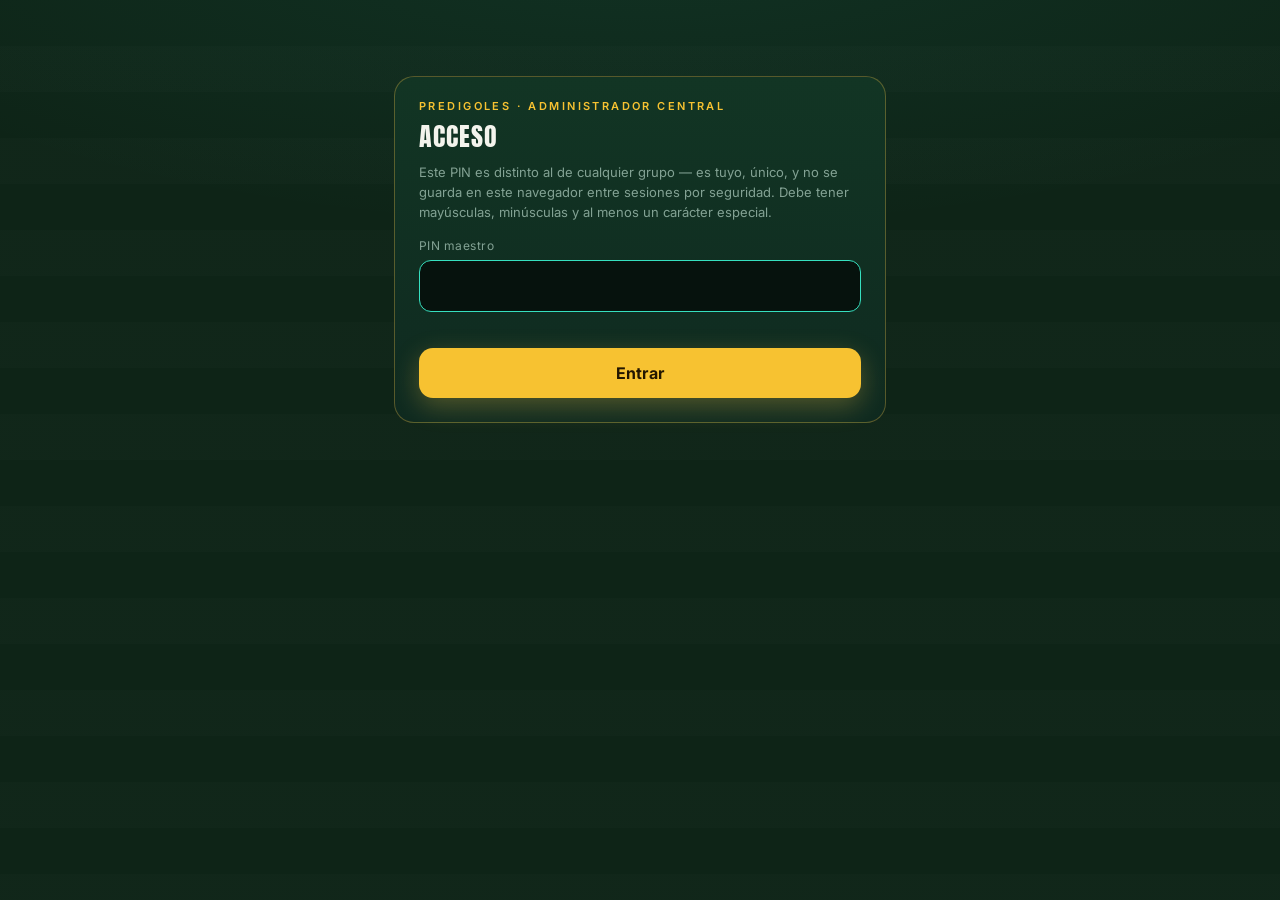
<file: admin/index.html>
<!DOCTYPE html>
<html lang="es">
<head>
<meta charset="UTF-8">
<!-- Acceso privado al Panel Central. A propósito NO se enlaza desde
     ningún lugar público (ni el Home ni la app) -- el login sigue
     protegido por el PIN maestro + rate limiting, pero no hace falta
     anunciar dónde vive la pantalla de login a cualquier visitante. -->
<meta http-equiv="refresh" content="0; url=/?admin=central">
<script>location.replace("/?admin=central");</script>
<title>Predigoles</title>
</head>
<body></body>
</html>
</file>
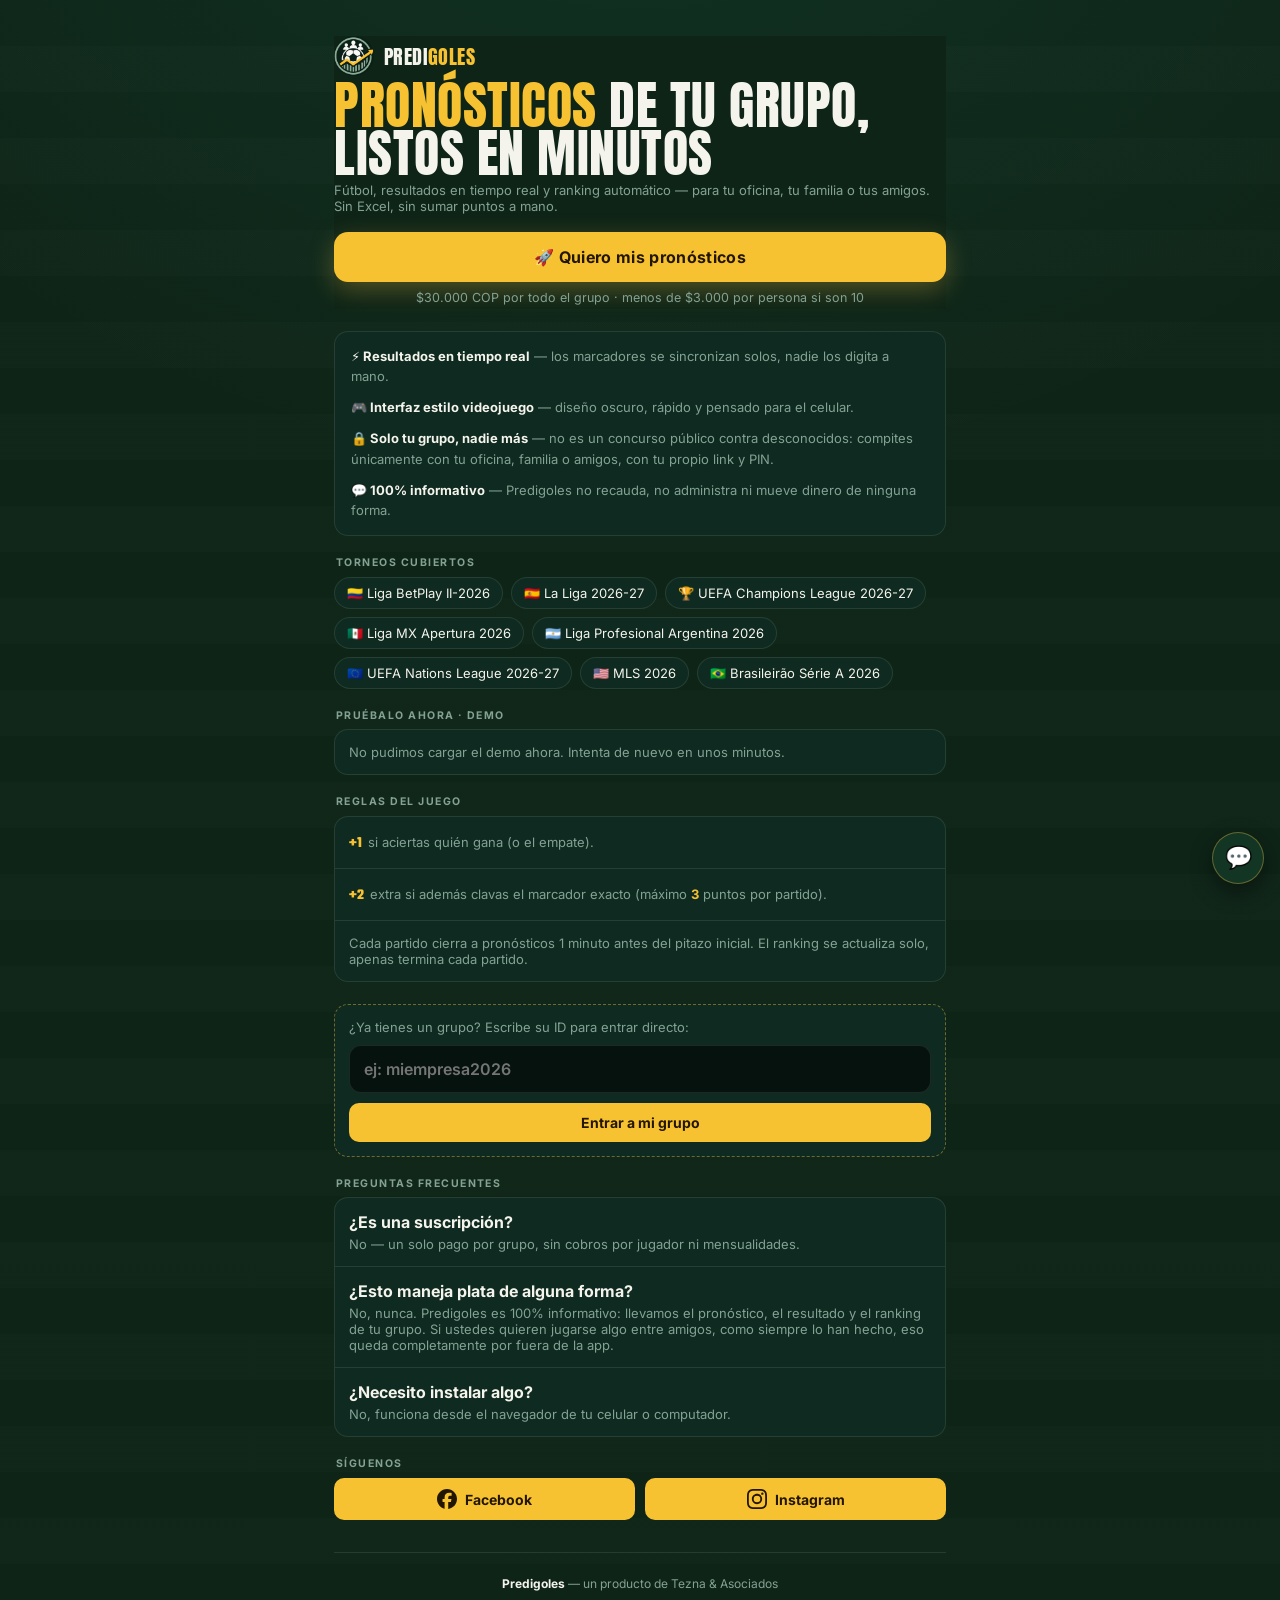
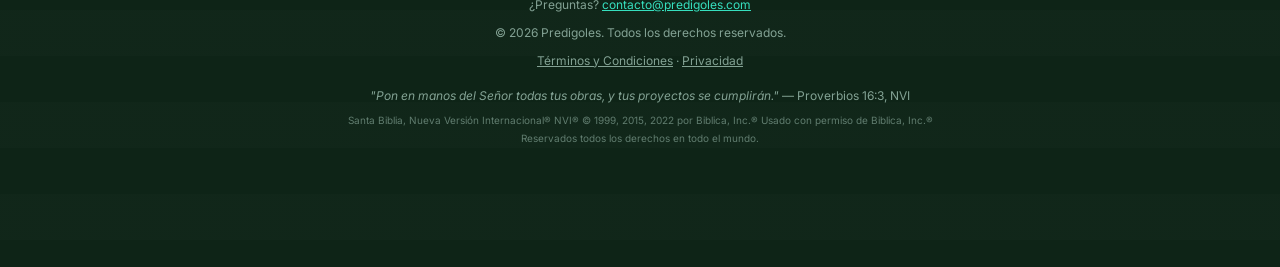
<file: home/index.html>
<!DOCTYPE html>
<html lang="es">
<head>
<meta charset="UTF-8">
<!-- GitHub Pages es hosting estático puro (sin reglas de servidor), así que
     una URL fija como predigoles.com/home necesita un archivo real en esta
     ruta. Este archivo solo redirige a la landing informativa (?home=1
     fuerza que se muestre siempre, aunque el navegador ya tenga un grupo
     guardado) -- la landing en sí vive en el index.html real, no aquí, para
     no duplicar el diseño/CSS en dos archivos que se puedan desincronizar. -->
<meta http-equiv="refresh" content="0; url=/?home=1">
<script>location.replace("/?home=1");</script>
<title>Predigoles</title>
</head>
<body></body>
</html>
</file>
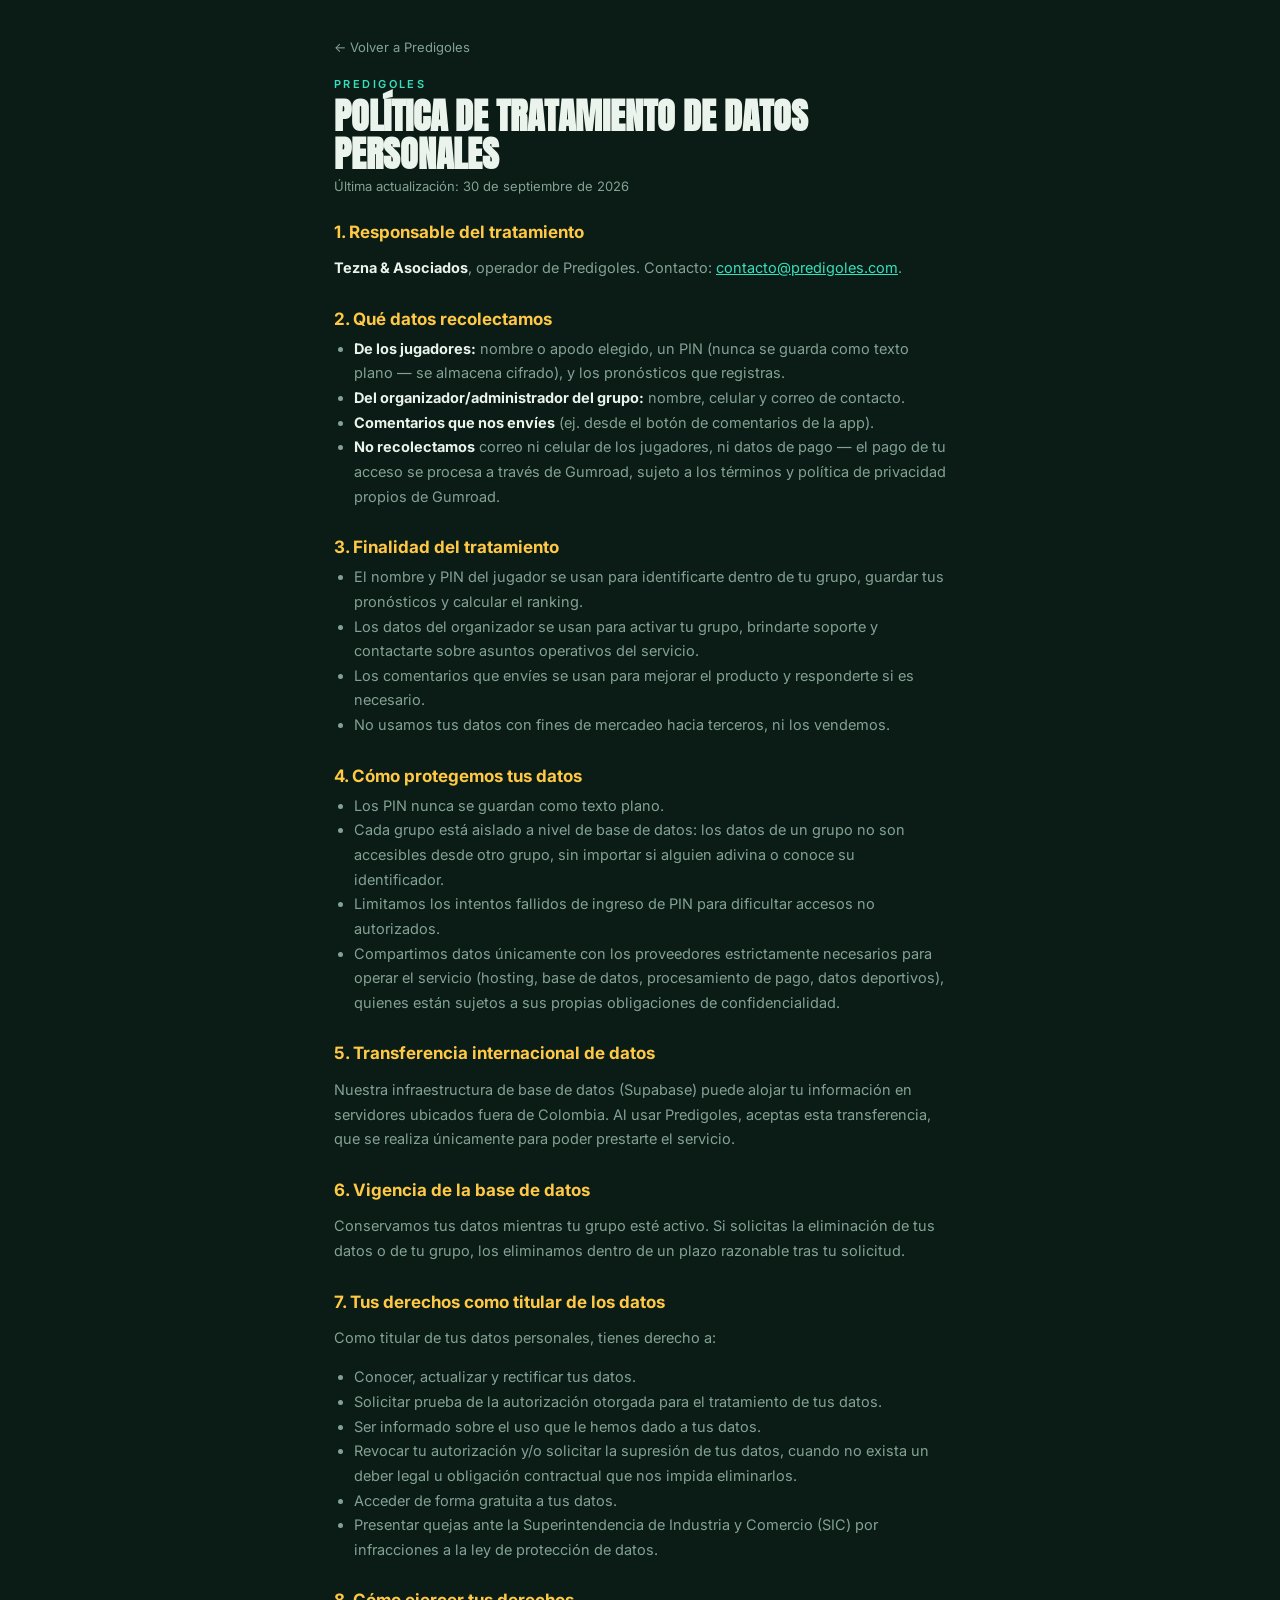
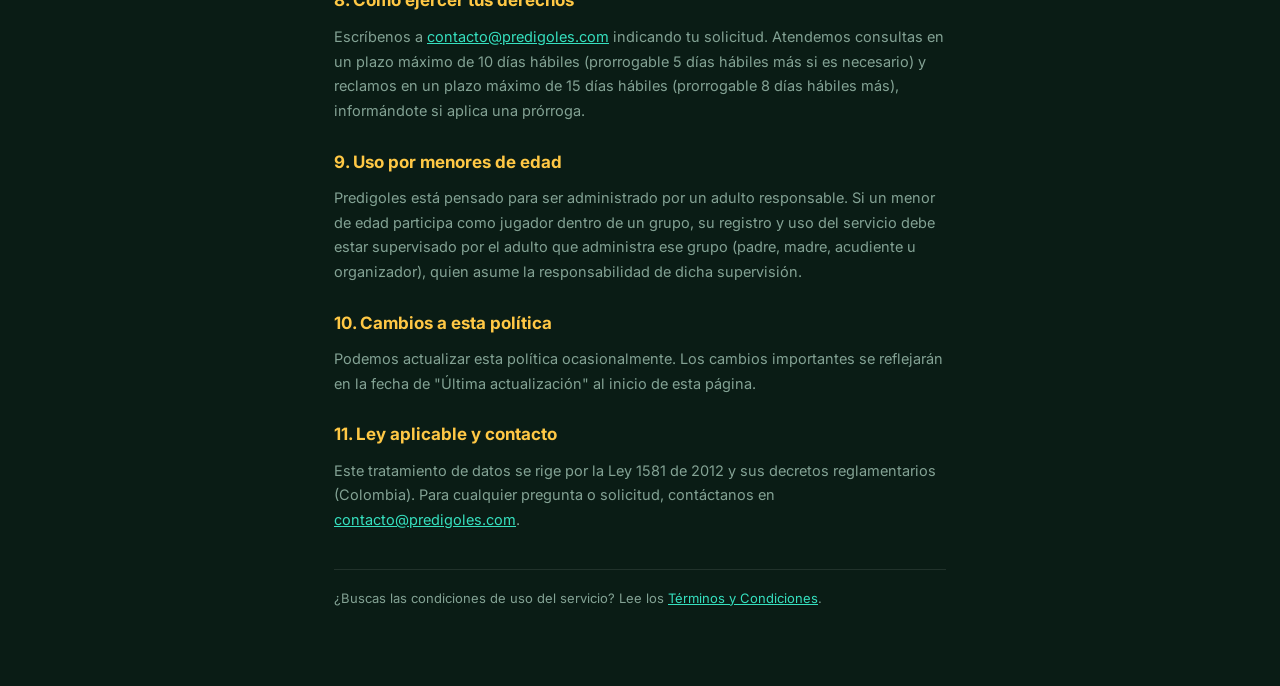
<file: privacidad/index.html>
<!DOCTYPE html>
<html lang="es">
<head>
<meta charset="UTF-8">
<meta name="viewport" content="width=device-width, initial-scale=1">
<title>Política de Privacidad — Predigoles</title>
<link rel="preconnect" href="https://fonts.googleapis.com">
<link rel="preconnect" href="https://fonts.gstatic.com" crossorigin>
<link href="https://fonts.googleapis.com/css2?family=Anton&family=Inter:wght@400;500;600;700&display=swap" rel="stylesheet">
<link rel="stylesheet" href="/legal/legal.css">
<!-- Meta Pixel Code -->
<script>
!function(f,b,e,v,n,t,s)
{if(f.fbq)return;n=f.fbq=function(){n.callMethod?
n.callMethod.apply(n,arguments):n.queue.push(arguments)};
if(!f._fbq)f._fbq=n;n.push=n;n.loaded=!0;n.version='2.0';
n.queue=[];t=b.createElement(e);t.async=!0;
t.src=v;s=b.getElementsByTagName(e)[0];
s.parentNode.insertBefore(t,s)}(window, document,'script',
'https://connect.facebook.net/en_US/fbevents.js');
fbq('init', '4601108483445142');
fbq('track', 'PageView');
</script>
<noscript><img height="1" width="1" style="display:none"
src="https://www.facebook.com/tr?id=4601108483445142&ev=PageView&noscript=1"
/></noscript>
<!-- End Meta Pixel Code -->

</head>
<body>
<div class="wrap">
  <a class="back" href="/home">← Volver a Predigoles</a>
  <div class="kicker">PREDIGOLES</div>
  <h1>Política de Tratamiento de Datos Personales</h1>
  <div class="updated">Última actualización: 30 de septiembre de 2026</div>

  <h2>1. Responsable del tratamiento</h2>
  <p><strong>Tezna &amp; Asociados</strong>, operador de Predigoles. Contacto: <a href="mailto:contacto@predigoles.com">contacto@predigoles.com</a>.</p>

  <h2>2. Qué datos recolectamos</h2>
  <ul>
    <li><strong>De los jugadores:</strong> nombre o apodo elegido, un PIN (nunca se guarda como texto plano — se almacena cifrado), y los pronósticos que registras.</li>
    <li><strong>Del organizador/administrador del grupo:</strong> nombre, celular y correo de contacto.</li>
    <li><strong>Comentarios que nos envíes</strong> (ej. desde el botón de comentarios de la app).</li>
    <li><strong>No recolectamos</strong> correo ni celular de los jugadores, ni datos de pago — el pago de tu acceso se procesa a través de Gumroad, sujeto a los términos y política de privacidad propios de Gumroad.</li>
  </ul>

  <h2>3. Finalidad del tratamiento</h2>
  <ul>
    <li>El nombre y PIN del jugador se usan para identificarte dentro de tu grupo, guardar tus pronósticos y calcular el ranking.</li>
    <li>Los datos del organizador se usan para activar tu grupo, brindarte soporte y contactarte sobre asuntos operativos del servicio.</li>
    <li>Los comentarios que envíes se usan para mejorar el producto y responderte si es necesario.</li>
    <li>No usamos tus datos con fines de mercadeo hacia terceros, ni los vendemos.</li>
  </ul>

  <h2>4. Cómo protegemos tus datos</h2>
  <ul>
    <li>Los PIN nunca se guardan como texto plano.</li>
    <li>Cada grupo está aislado a nivel de base de datos: los datos de un grupo no son accesibles desde otro grupo, sin importar si alguien adivina o conoce su identificador.</li>
    <li>Limitamos los intentos fallidos de ingreso de PIN para dificultar accesos no autorizados.</li>
    <li>Compartimos datos únicamente con los proveedores estrictamente necesarios para operar el servicio (hosting, base de datos, procesamiento de pago, datos deportivos), quienes están sujetos a sus propias obligaciones de confidencialidad.</li>
  </ul>

  <h2>5. Transferencia internacional de datos</h2>
  <p>Nuestra infraestructura de base de datos (Supabase) puede alojar tu información en servidores ubicados fuera de Colombia. Al usar Predigoles, aceptas esta transferencia, que se realiza únicamente para poder prestarte el servicio.</p>

  <h2>6. Vigencia de la base de datos</h2>
  <p>Conservamos tus datos mientras tu grupo esté activo. Si solicitas la eliminación de tus datos o de tu grupo, los eliminamos dentro de un plazo razonable tras tu solicitud.</p>

  <h2>7. Tus derechos como titular de los datos</h2>
  <p>Como titular de tus datos personales, tienes derecho a:</p>
  <ul>
    <li>Conocer, actualizar y rectificar tus datos.</li>
    <li>Solicitar prueba de la autorización otorgada para el tratamiento de tus datos.</li>
    <li>Ser informado sobre el uso que le hemos dado a tus datos.</li>
    <li>Revocar tu autorización y/o solicitar la supresión de tus datos, cuando no exista un deber legal u obligación contractual que nos impida eliminarlos.</li>
    <li>Acceder de forma gratuita a tus datos.</li>
    <li>Presentar quejas ante la Superintendencia de Industria y Comercio (SIC) por infracciones a la ley de protección de datos.</li>
  </ul>

  <h2>8. Cómo ejercer tus derechos</h2>
  <p>Escríbenos a <a href="mailto:contacto@predigoles.com">contacto@predigoles.com</a> indicando tu solicitud. Atendemos consultas en un plazo máximo de 10 días hábiles (prorrogable 5 días hábiles más si es necesario) y reclamos en un plazo máximo de 15 días hábiles (prorrogable 8 días hábiles más), informándote si aplica una prórroga.</p>

  <h2>9. Uso por menores de edad</h2>
  <p>Predigoles está pensado para ser administrado por un adulto responsable. Si un menor de edad participa como jugador dentro de un grupo, su registro y uso del servicio debe estar supervisado por el adulto que administra ese grupo (padre, madre, acudiente u organizador), quien asume la responsabilidad de dicha supervisión.</p>

  <h2>10. Cambios a esta política</h2>
  <p>Podemos actualizar esta política ocasionalmente. Los cambios importantes se reflejarán en la fecha de "Última actualización" al inicio de esta página.</p>

  <h2>11. Ley aplicable y contacto</h2>
  <p>Este tratamiento de datos se rige por la Ley 1581 de 2012 y sus decretos reglamentarios (Colombia). Para cualquier pregunta o solicitud, contáctanos en <a href="mailto:contacto@predigoles.com">contacto@predigoles.com</a>.</p>

  <div class="crosslink">¿Buscas las condiciones de uso del servicio? Lee los <a href="/terminos">Términos y Condiciones</a>.</div>
</div>
</body>
</html>
</file>
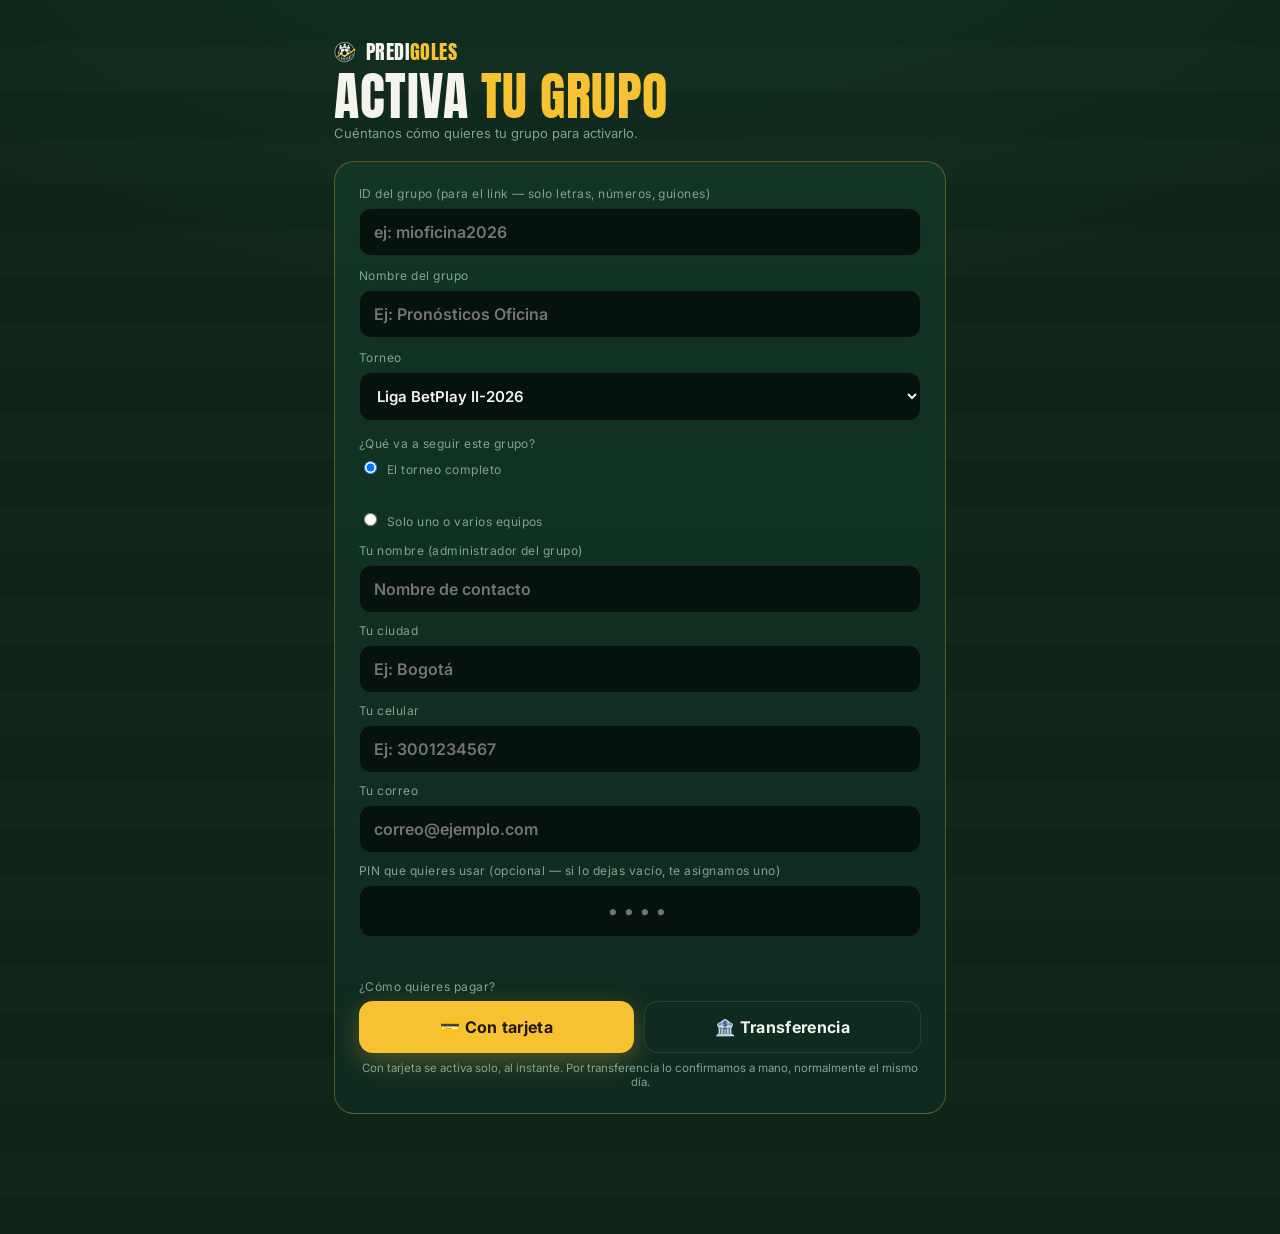
<file: setup/index.html>
<!DOCTYPE html>
<html lang="es">
<head>
<meta charset="UTF-8">
<!-- URL fija para el link del recibo de Gumroad -- redirige al formulario
     real (renderSetup en index.html), mismo patrón que /home y /comprar.
     Sin <meta refresh> a propósito: una URL estática le ganaría la carrera
     al script de abajo y borraría los parámetros que Wompi agrega al volver
     del checkout (ver crear-pago-wompi) -- toda la app ya requiere JS, así
     que no hace falta ese respaldo. -->
<script>
  var qs=location.search.replace(/^\?/,"");
  location.replace("/?setup=1"+(qs?"&"+qs:""));
</script>
<title>Predigoles</title>
</head>
<body></body>
</html>
</file>
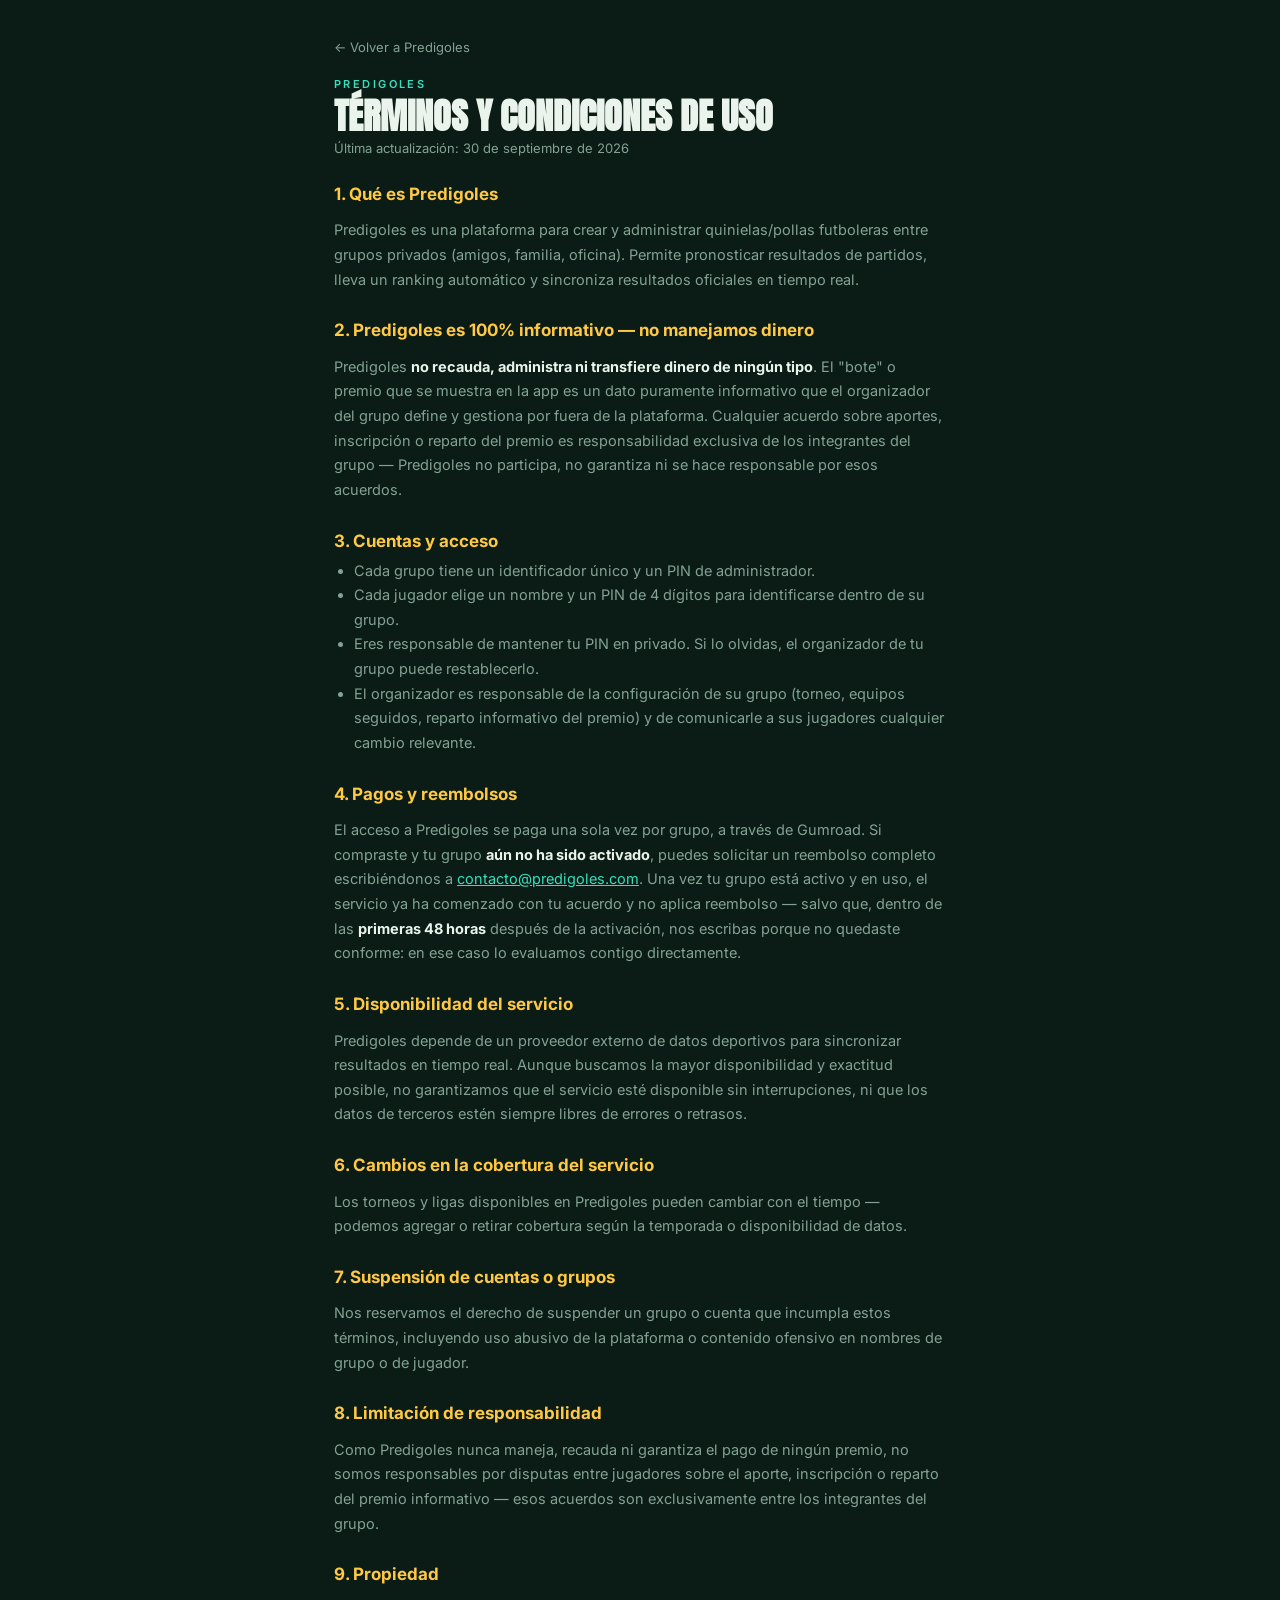
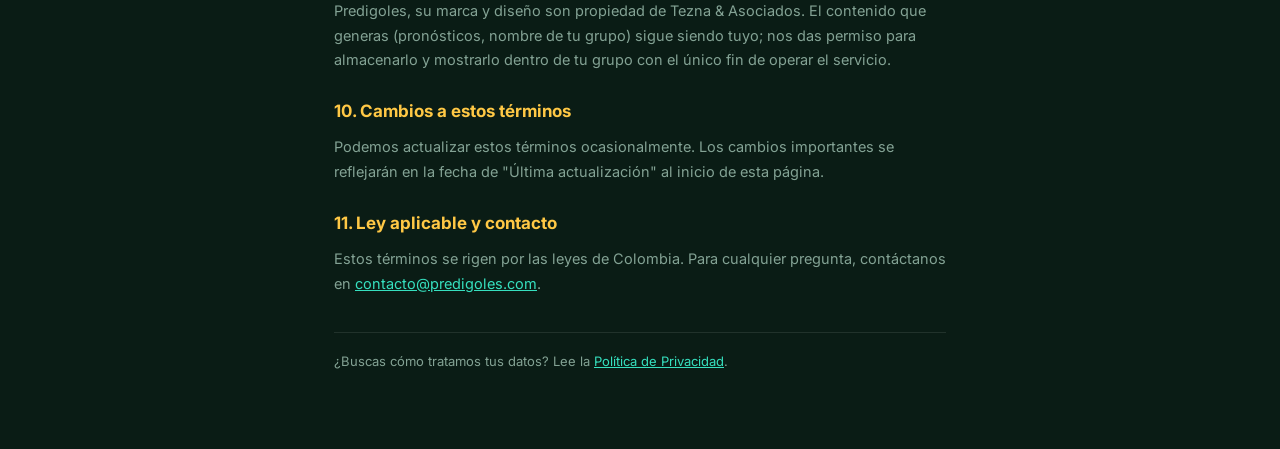
<file: terminos/index.html>
<!DOCTYPE html>
<html lang="es">
<head>
<meta charset="UTF-8">
<meta name="viewport" content="width=device-width, initial-scale=1">
<title>Términos y Condiciones — Predigoles</title>
<link rel="preconnect" href="https://fonts.googleapis.com">
<link rel="preconnect" href="https://fonts.gstatic.com" crossorigin>
<link href="https://fonts.googleapis.com/css2?family=Anton&family=Inter:wght@400;500;600;700&display=swap" rel="stylesheet">
<link rel="stylesheet" href="/legal/legal.css">
<!-- Meta Pixel Code -->
<script>
!function(f,b,e,v,n,t,s)
{if(f.fbq)return;n=f.fbq=function(){n.callMethod?
n.callMethod.apply(n,arguments):n.queue.push(arguments)};
if(!f._fbq)f._fbq=n;n.push=n;n.loaded=!0;n.version='2.0';
n.queue=[];t=b.createElement(e);t.async=!0;
t.src=v;s=b.getElementsByTagName(e)[0];
s.parentNode.insertBefore(t,s)}(window, document,'script',
'https://connect.facebook.net/en_US/fbevents.js');
fbq('init', '4601108483445142');
fbq('track', 'PageView');
</script>
<noscript><img height="1" width="1" style="display:none"
src="https://www.facebook.com/tr?id=4601108483445142&ev=PageView&noscript=1"
/></noscript>
<!-- End Meta Pixel Code -->

</head>
<body>
<div class="wrap">
  <a class="back" href="/home">← Volver a Predigoles</a>
  <div class="kicker">PREDIGOLES</div>
  <h1>Términos y Condiciones de Uso</h1>
  <div class="updated">Última actualización: 30 de septiembre de 2026</div>

  <h2>1. Qué es Predigoles</h2>
  <p>Predigoles es una plataforma para crear y administrar quinielas/pollas futboleras entre grupos privados (amigos, familia, oficina). Permite pronosticar resultados de partidos, lleva un ranking automático y sincroniza resultados oficiales en tiempo real.</p>

  <h2>2. Predigoles es 100% informativo — no manejamos dinero</h2>
  <p>Predigoles <strong>no recauda, administra ni transfiere dinero de ningún tipo</strong>. El "bote" o premio que se muestra en la app es un dato puramente informativo que el organizador del grupo define y gestiona por fuera de la plataforma. Cualquier acuerdo sobre aportes, inscripción o reparto del premio es responsabilidad exclusiva de los integrantes del grupo — Predigoles no participa, no garantiza ni se hace responsable por esos acuerdos.</p>

  <h2>3. Cuentas y acceso</h2>
  <ul>
    <li>Cada grupo tiene un identificador único y un PIN de administrador.</li>
    <li>Cada jugador elige un nombre y un PIN de 4 dígitos para identificarse dentro de su grupo.</li>
    <li>Eres responsable de mantener tu PIN en privado. Si lo olvidas, el organizador de tu grupo puede restablecerlo.</li>
    <li>El organizador es responsable de la configuración de su grupo (torneo, equipos seguidos, reparto informativo del premio) y de comunicarle a sus jugadores cualquier cambio relevante.</li>
  </ul>

  <h2>4. Pagos y reembolsos</h2>
  <p>El acceso a Predigoles se paga una sola vez por grupo, a través de Gumroad. Si compraste y tu grupo <strong>aún no ha sido activado</strong>, puedes solicitar un reembolso completo escribiéndonos a <a href="mailto:contacto@predigoles.com">contacto@predigoles.com</a>. Una vez tu grupo está activo y en uso, el servicio ya ha comenzado con tu acuerdo y no aplica reembolso — salvo que, dentro de las <strong>primeras 48 horas</strong> después de la activación, nos escribas porque no quedaste conforme: en ese caso lo evaluamos contigo directamente.</p>

  <h2>5. Disponibilidad del servicio</h2>
  <p>Predigoles depende de un proveedor externo de datos deportivos para sincronizar resultados en tiempo real. Aunque buscamos la mayor disponibilidad y exactitud posible, no garantizamos que el servicio esté disponible sin interrupciones, ni que los datos de terceros estén siempre libres de errores o retrasos.</p>

  <h2>6. Cambios en la cobertura del servicio</h2>
  <p>Los torneos y ligas disponibles en Predigoles pueden cambiar con el tiempo — podemos agregar o retirar cobertura según la temporada o disponibilidad de datos.</p>

  <h2>7. Suspensión de cuentas o grupos</h2>
  <p>Nos reservamos el derecho de suspender un grupo o cuenta que incumpla estos términos, incluyendo uso abusivo de la plataforma o contenido ofensivo en nombres de grupo o de jugador.</p>

  <h2>8. Limitación de responsabilidad</h2>
  <p>Como Predigoles nunca maneja, recauda ni garantiza el pago de ningún premio, no somos responsables por disputas entre jugadores sobre el aporte, inscripción o reparto del premio informativo — esos acuerdos son exclusivamente entre los integrantes del grupo.</p>

  <h2>9. Propiedad</h2>
  <p>Predigoles, su marca y diseño son propiedad de Tezna &amp; Asociados. El contenido que generas (pronósticos, nombre de tu grupo) sigue siendo tuyo; nos das permiso para almacenarlo y mostrarlo dentro de tu grupo con el único fin de operar el servicio.</p>

  <h2>10. Cambios a estos términos</h2>
  <p>Podemos actualizar estos términos ocasionalmente. Los cambios importantes se reflejarán en la fecha de "Última actualización" al inicio de esta página.</p>

  <h2>11. Ley aplicable y contacto</h2>
  <p>Estos términos se rigen por las leyes de Colombia. Para cualquier pregunta, contáctanos en <a href="mailto:contacto@predigoles.com">contacto@predigoles.com</a>.</p>

  <div class="crosslink">¿Buscas cómo tratamos tus datos? Lee la <a href="/privacidad">Política de Privacidad</a>.</div>
</div>
</body>
</html>
</file>
<file: legal/legal.css>
/* Hoja de estilo compartida por /terminos y /privacidad -- páginas de
   solo texto, sin dependencia del JS de index.html (no necesitan
   TOURNAMENTS, Supabase ni ningún estado dinámico), pero con la misma
   paleta/tipografía del resto del sitio para que se sientan parte de
   Predigoles y no una página aparte. */
:root{
  --pitch:#0a1c15; --panel:#0f2a20; --panel2:#123524;
  --line:#eaf3ec; --muted:#83a294; --faint:rgba(234,243,236,.10);
  --gold:#ffc845; --mint:#36e0bf;
  --display:'Anton',sans-serif; --body:'Inter',system-ui,sans-serif;
}
*{box-sizing:border-box}
html,body{margin:0}
body{font-family:var(--body);color:var(--line);background:var(--pitch);-webkit-font-smoothing:antialiased;min-height:100vh}
/* Mismo padding lateral y superior que .wrap en index.html, para que el
   margen se sienta idéntico al cambiar entre la app y estas páginas de solo
   texto -- el inferior se queda más corto porque aquí no hay una barra fija
   abajo (el savebar de pronósticos) que necesite el espacio extra. */
.wrap{max-width:640px;margin:0 auto;padding:36px 14px 80px}
a{color:var(--mint)}
.back{display:inline-block;margin-bottom:24px;color:var(--muted);font-size:13px;text-decoration:none}
.back:hover{color:var(--mint)}
.kicker{font:600 11px/1 var(--body);letter-spacing:.22em;text-transform:uppercase;color:var(--mint);margin-bottom:8px}
h1{font-family:var(--display);text-transform:uppercase;font-size:clamp(26px,6vw,36px);margin:0 0 4px;line-height:1.05}
.updated{color:var(--muted);font-size:13px;margin-bottom:28px}
h2{font-size:17px;margin:28px 0 8px;color:var(--gold)}
p,li{color:var(--muted);font-size:14.5px;line-height:1.7}
ul{padding-left:20px;margin:8px 0}
strong,b{color:var(--line)}
table{width:100%;border-collapse:collapse;margin:12px 0;font-size:13.5px}
td,th{border:1px solid var(--faint);padding:8px 10px;text-align:left;color:var(--muted)}
th{color:var(--line)}
.crosslink{margin-top:36px;padding-top:20px;border-top:1px solid var(--faint);font-size:13px;color:var(--muted)}
</file>
